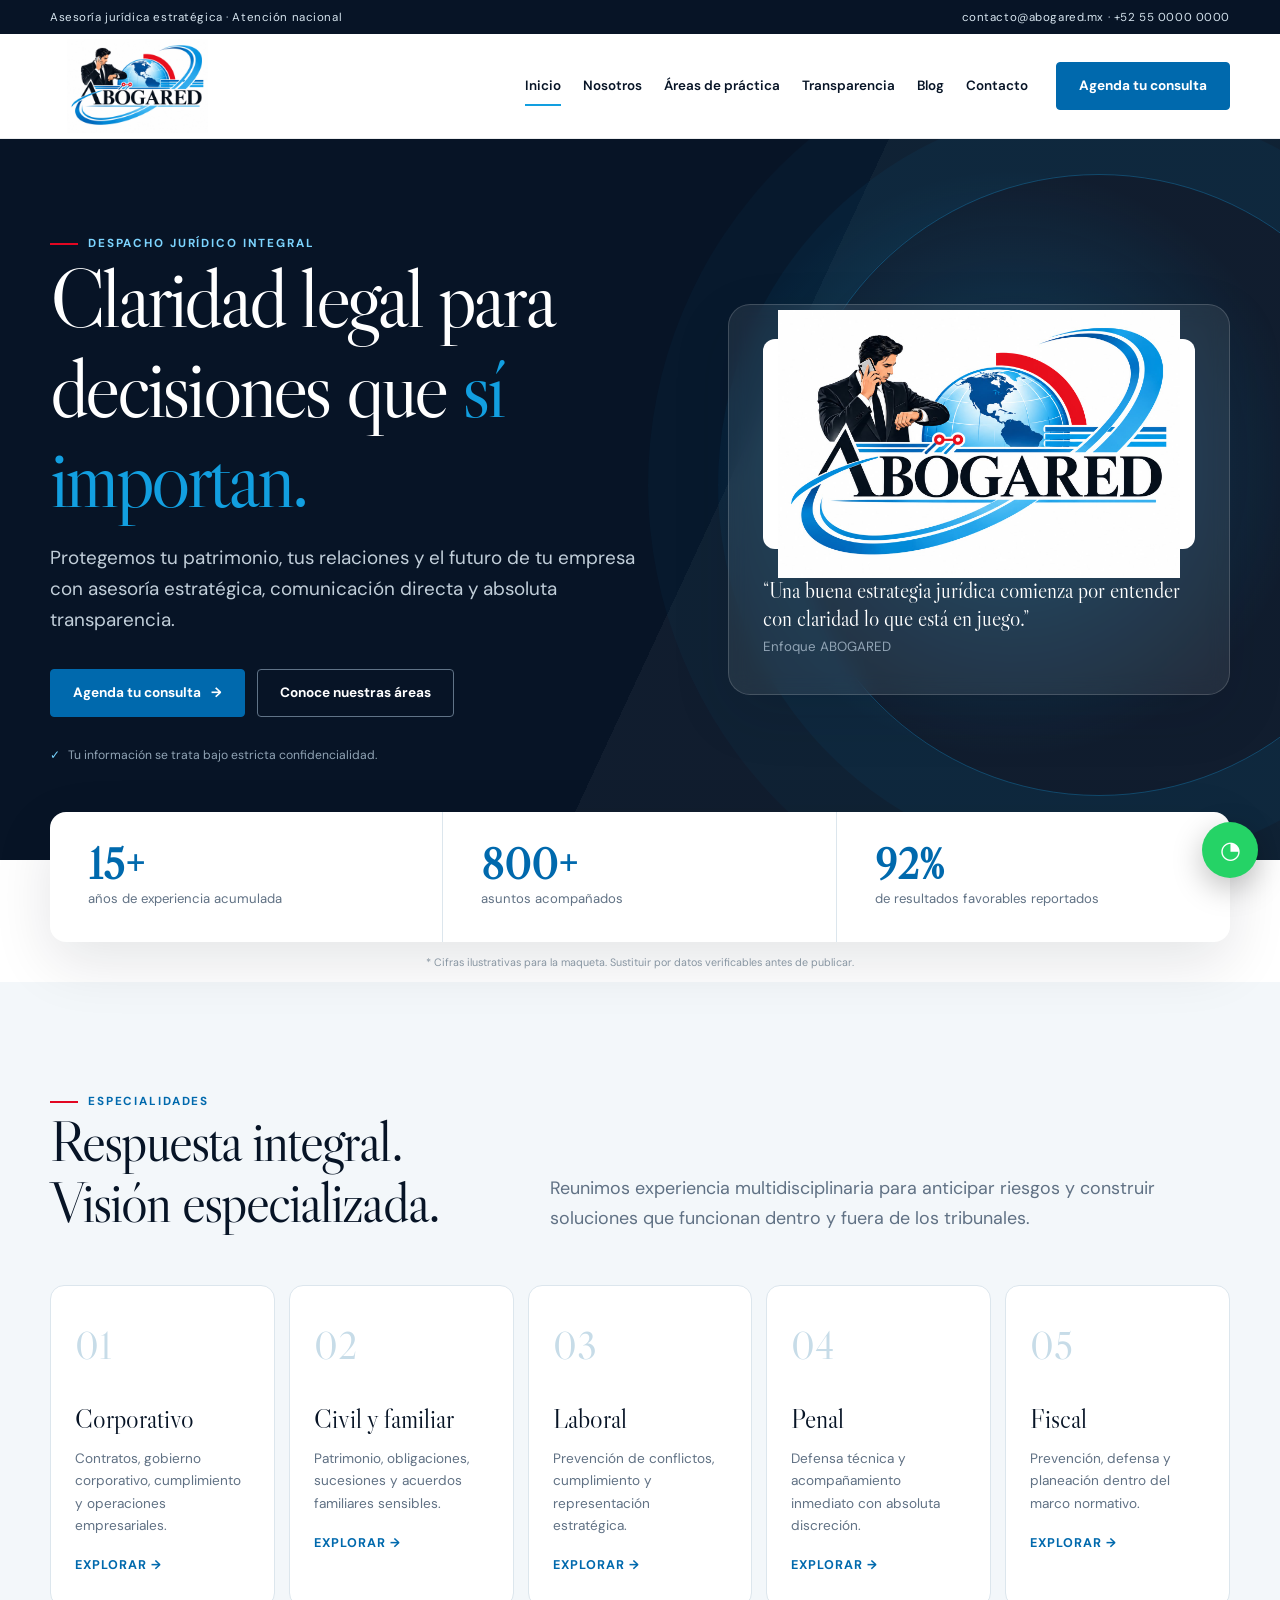
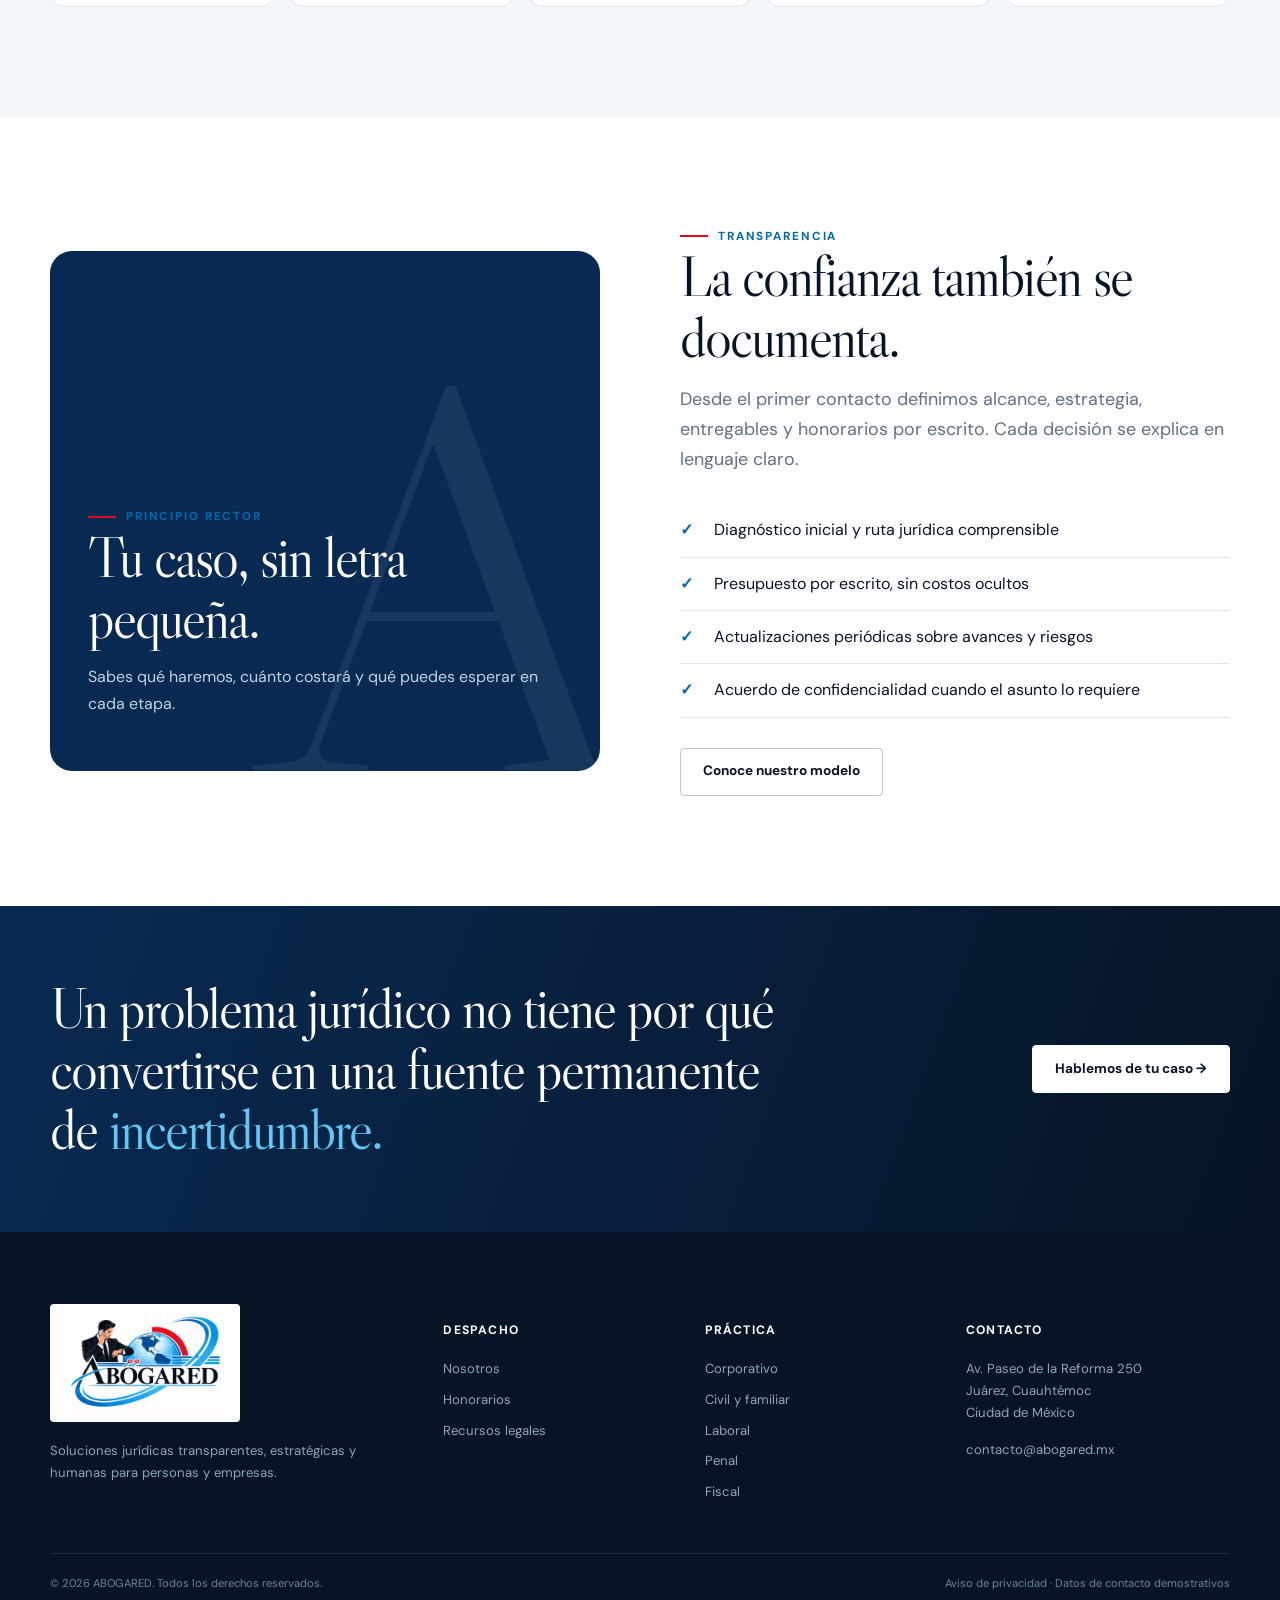
<file: index.html>
<!doctype html><html lang="es"><head><meta charset="UTF-8"><meta name="viewport" content="width=device-width,initial-scale=1"><meta name="description" content="ABOGARED: asesoría jurídica estratégica, transparente y cercana para personas y empresas en México."><title>ABOGARED | Soluciones jurídicas con claridad</title><link rel="stylesheet" href="styles.css"></head><body><div data-header></div>
<main><section class="hero"><div class="container hero-grid"><div><div class="eyebrow">Despacho jurídico integral</div><h1>Claridad legal para decisiones que <em>sí importan.</em></h1><p class="lead">Protegemos tu patrimonio, tus relaciones y el futuro de tu empresa con asesoría estratégica, comunicación directa y absoluta transparencia.</p><div class="hero-actions"><a class="btn" href="contacto.html#consulta">Agenda tu consulta <span>→</span></a><a class="btn ghost" style="color:#fff;border-color:#607387" href="areas.html">Conoce nuestras áreas</a></div><div class="hero-note">Tu información se trata bajo estricta confidencialidad.</div></div><div class="hero-card"><div class="logo-panel"><img src="assets/abogared-logo.jpeg" alt="Logotipo ABOGARED"></div><blockquote>“Una buena estrategia jurídica comienza por entender con claridad lo que está en juego.”</blockquote><small>Enfoque ABOGARED</small></div></div></section>
<section class="metrics"><div class="container"><div class="metric-grid"><div class="metric"><strong>15+</strong><span>años de experiencia acumulada</span></div><div class="metric"><strong>800+</strong><span>asuntos acompañados</span></div><div class="metric"><strong>92%</strong><span>de resultados favorables reportados</span></div></div><p class="metric-note">* Cifras ilustrativas para la maqueta. Sustituir por datos verificables antes de publicar.</p></div></section>
<section class="section surface"><div class="container"><div class="section-head reveal"><div><div class="eyebrow">Especialidades</div><h2>Respuesta integral.<br>Visión especializada.</h2></div><p class="lead">Reunimos experiencia multidisciplinaria para anticipar riesgos y construir soluciones que funcionan dentro y fuera de los tribunales.</p></div><div class="practice-grid reveal"><a class="practice-card" href="areas.html#corporativo"><div class="practice-index">01</div><h3>Corporativo</h3><p>Contratos, gobierno corporativo, cumplimiento y operaciones empresariales.</p><span class="arrow-link">Explorar →</span></a><a class="practice-card" href="areas.html#civil"><div class="practice-index">02</div><h3>Civil y familiar</h3><p>Patrimonio, obligaciones, sucesiones y acuerdos familiares sensibles.</p><span class="arrow-link">Explorar →</span></a><a class="practice-card" href="areas.html#laboral"><div class="practice-index">03</div><h3>Laboral</h3><p>Prevención de conflictos, cumplimiento y representación estratégica.</p><span class="arrow-link">Explorar →</span></a><a class="practice-card" href="areas.html#penal"><div class="practice-index">04</div><h3>Penal</h3><p>Defensa técnica y acompañamiento inmediato con absoluta discreción.</p><span class="arrow-link">Explorar →</span></a><a class="practice-card" href="areas.html#fiscal"><div class="practice-index">05</div><h3>Fiscal</h3><p>Prevención, defensa y planeación dentro del marco normativo.</p><span class="arrow-link">Explorar →</span></a></div></div></section>
<section class="section"><div class="container split"><div class="visual-panel reveal"><div class="visual-copy"><div class="eyebrow">Principio rector</div><h2>Tu caso, sin letra pequeña.</h2><p>Sabes qué haremos, cuánto costará y qué puedes esperar en cada etapa.</p></div></div><div class="reveal"><div class="eyebrow">Transparencia</div><h2>La confianza también se documenta.</h2><p class="lead">Desde el primer contacto definimos alcance, estrategia, entregables y honorarios por escrito. Cada decisión se explica en lenguaje claro.</p><ul class="check-list"><li>Diagnóstico inicial y ruta jurídica comprensible</li><li>Presupuesto por escrito, sin costos ocultos</li><li>Actualizaciones periódicas sobre avances y riesgos</li><li>Acuerdo de confidencialidad cuando el asunto lo requiere</li></ul><a class="btn ghost" href="transparencia.html">Conoce nuestro modelo</a></div></div></section>
<section class="section-sm quote-band"><div class="container"><h2>Un problema jurídico no tiene por qué convertirse en una fuente permanente de <em>incertidumbre.</em></h2><a class="btn light" href="contacto.html">Hablemos de tu caso →</a></div></section></main><div data-footer></div><script src="components.js"></script></body></html>
</file>
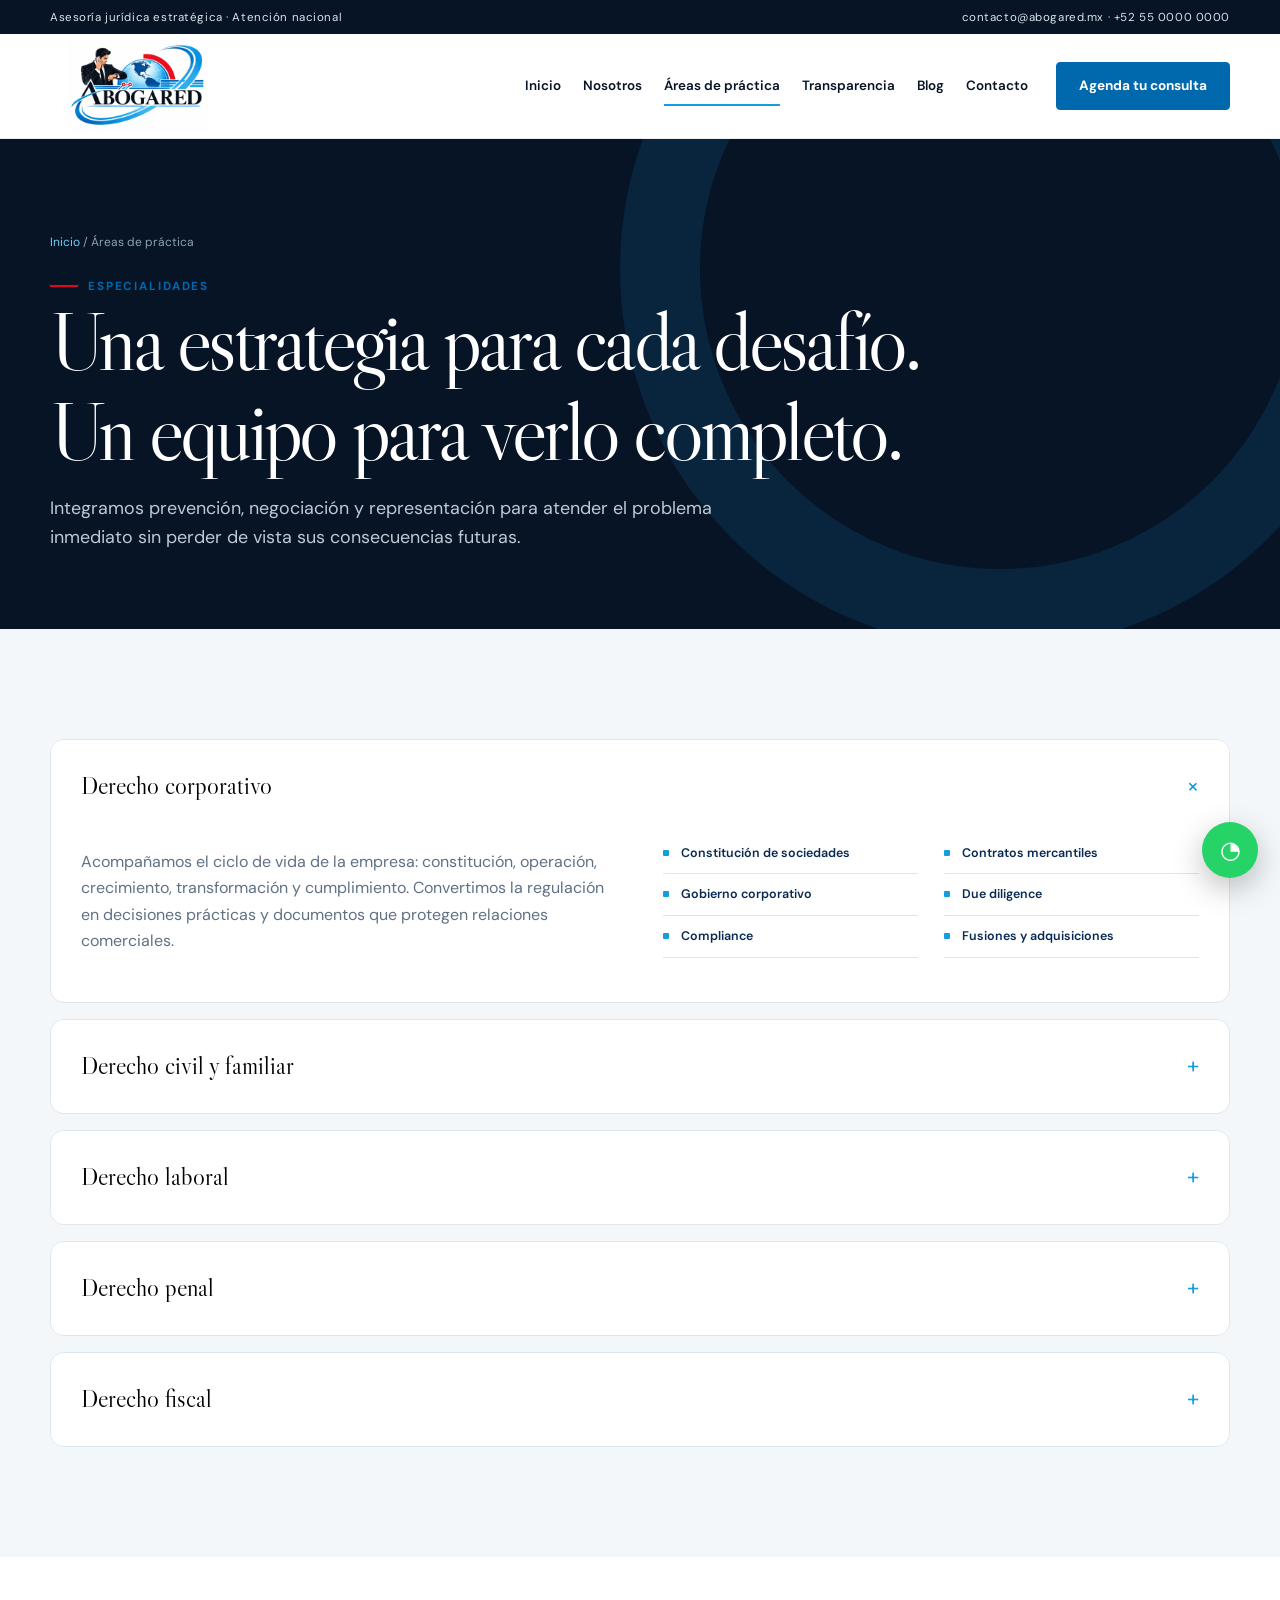
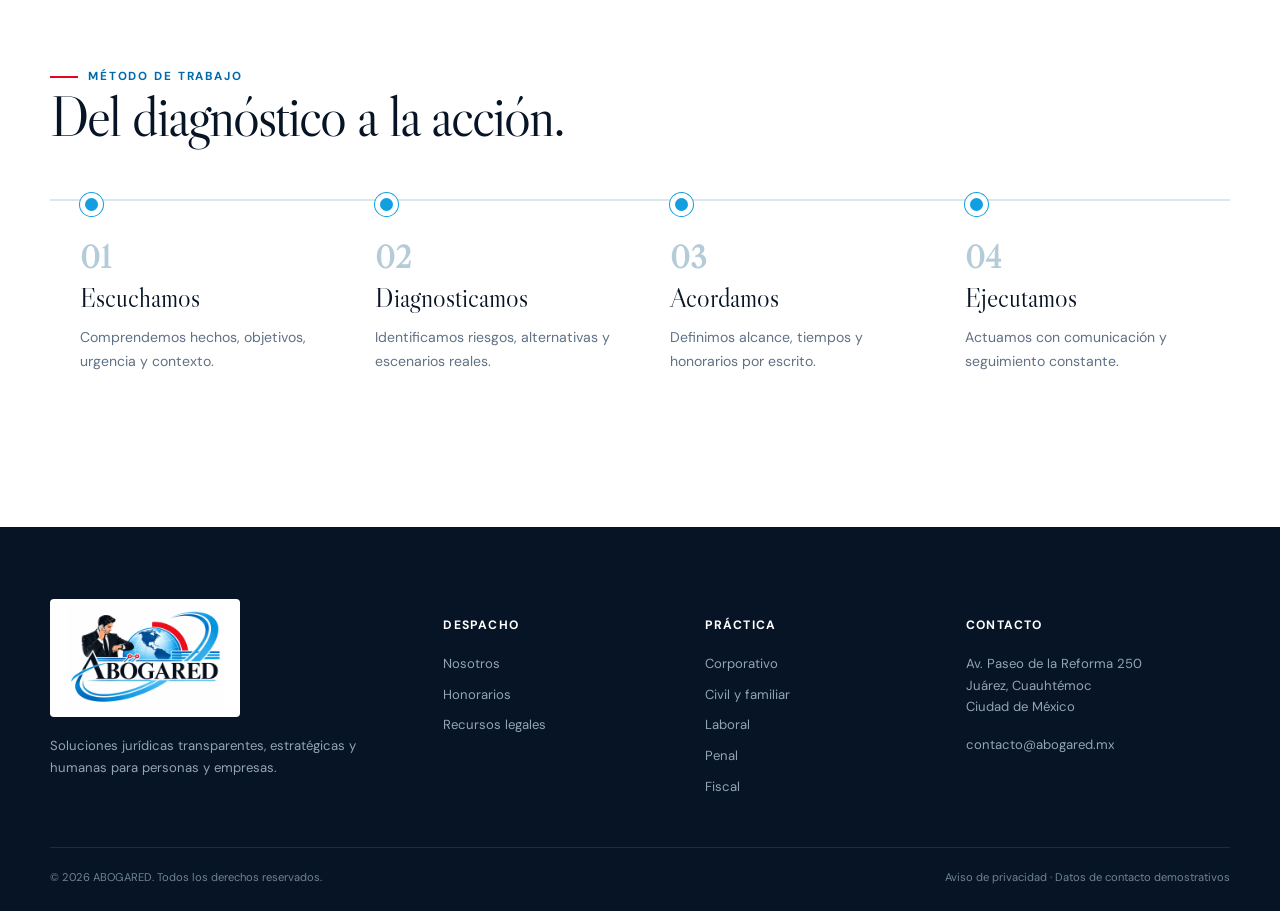
<file: areas.html>
<!doctype html><html lang="es"><head><meta charset="UTF-8"><meta name="viewport" content="width=device-width,initial-scale=1"><meta name="description" content="Áreas de práctica de ABOGARED: corporativo, civil y familiar, laboral, penal y fiscal."><title>Áreas de práctica | ABOGARED</title><link rel="stylesheet" href="styles.css"></head><body><div data-header></div><main><section class="page-hero"><div class="container"><div class="breadcrumbs"><a href="index.html">Inicio</a> / Áreas de práctica</div><div class="eyebrow">Especialidades</div><h1>Una estrategia para cada desafío. Un equipo para verlo completo.</h1><p class="lead">Integramos prevención, negociación y representación para atender el problema inmediato sin perder de vista sus consecuencias futuras.</p></div></section><section class="section surface"><div class="container"><div class="area-list reveal">
<article class="accordion open" id="corporativo"><button aria-expanded="true"><span>Derecho corporativo</span><i>+</i></button><div class="content"><div class="content-inner"><p>Acompañamos el ciclo de vida de la empresa: constitución, operación, crecimiento, transformación y cumplimiento. Convertimos la regulación en decisiones prácticas y documentos que protegen relaciones comerciales.</p><div class="chips"><span class="chip">Constitución de sociedades</span><span class="chip">Contratos mercantiles</span><span class="chip">Gobierno corporativo</span><span class="chip">Due diligence</span><span class="chip">Compliance</span><span class="chip">Fusiones y adquisiciones</span></div></div></div></article>
<article class="accordion" id="civil"><button aria-expanded="false"><span>Derecho civil y familiar</span><i>+</i></button><div class="content"><div class="content-inner"><p>Protegemos patrimonio y relaciones personales mediante acuerdos claros, negociación responsable y representación sensible en momentos de alta complejidad emocional.</p><div class="chips"><span class="chip">Contratos y obligaciones</span><span class="chip">Sucesiones</span><span class="chip">Arrendamiento</span><span class="chip">Divorcio</span><span class="chip">Custodia y alimentos</span><span class="chip">Daño civil</span></div></div></div></article>
<article class="accordion" id="laboral"><button aria-expanded="false"><span>Derecho laboral</span><i>+</i></button><div class="content"><div class="content-inner"><p>Asesoramos a empresas y personas trabajadoras para prevenir controversias, documentar adecuadamente las relaciones y alcanzar soluciones sostenibles.</p><div class="chips"><span class="chip">Contratos laborales</span><span class="chip">Terminaciones</span><span class="chip">Auditoría preventiva</span><span class="chip">Negociación</span><span class="chip">Litigio laboral</span></div></div></div></article>
<article class="accordion" id="penal"><button aria-expanded="false"><span>Derecho penal</span><i>+</i></button><div class="content"><div class="content-inner"><p>Ofrecemos reacción inmediata, defensa técnica y acompañamiento discreto para personas y organizaciones, con una estrategia basada en evidencia y respeto al debido proceso.</p><div class="chips"><span class="chip">Defensa penal</span><span class="chip">Asesoría a víctimas</span><span class="chip">Delitos patrimoniales</span><span class="chip">Responsabilidad empresarial</span><span class="chip">Investigación interna</span></div></div></div></article>
<article class="accordion" id="fiscal"><button aria-expanded="false"><span>Derecho fiscal</span><i>+</i></button><div class="content"><div class="content-inner"><p>Ayudamos a personas y empresas a cumplir, prevenir contingencias y defender sus derechos frente a actos de autoridad, siempre dentro del marco legal.</p><div class="chips"><span class="chip">Consultoría preventiva</span><span class="chip">Créditos fiscales</span><span class="chip">Auditorías</span><span class="chip">Recursos administrativos</span><span class="chip">Juicio contencioso</span></div></div></div></article>
</div></div></section><section class="section"><div class="container"><div class="section-head"><div><div class="eyebrow">Método de trabajo</div><h2>Del diagnóstico a la acción.</h2></div></div><div class="process"><div class="step"><b>01</b><h3>Escuchamos</h3><p>Comprendemos hechos, objetivos, urgencia y contexto.</p></div><div class="step"><b>02</b><h3>Diagnosticamos</h3><p>Identificamos riesgos, alternativas y escenarios reales.</p></div><div class="step"><b>03</b><h3>Acordamos</h3><p>Definimos alcance, tiempos y honorarios por escrito.</p></div><div class="step"><b>04</b><h3>Ejecutamos</h3><p>Actuamos con comunicación y seguimiento constante.</p></div></div></div></section></main><div data-footer></div><script src="components.js"></script></body></html>
</file>
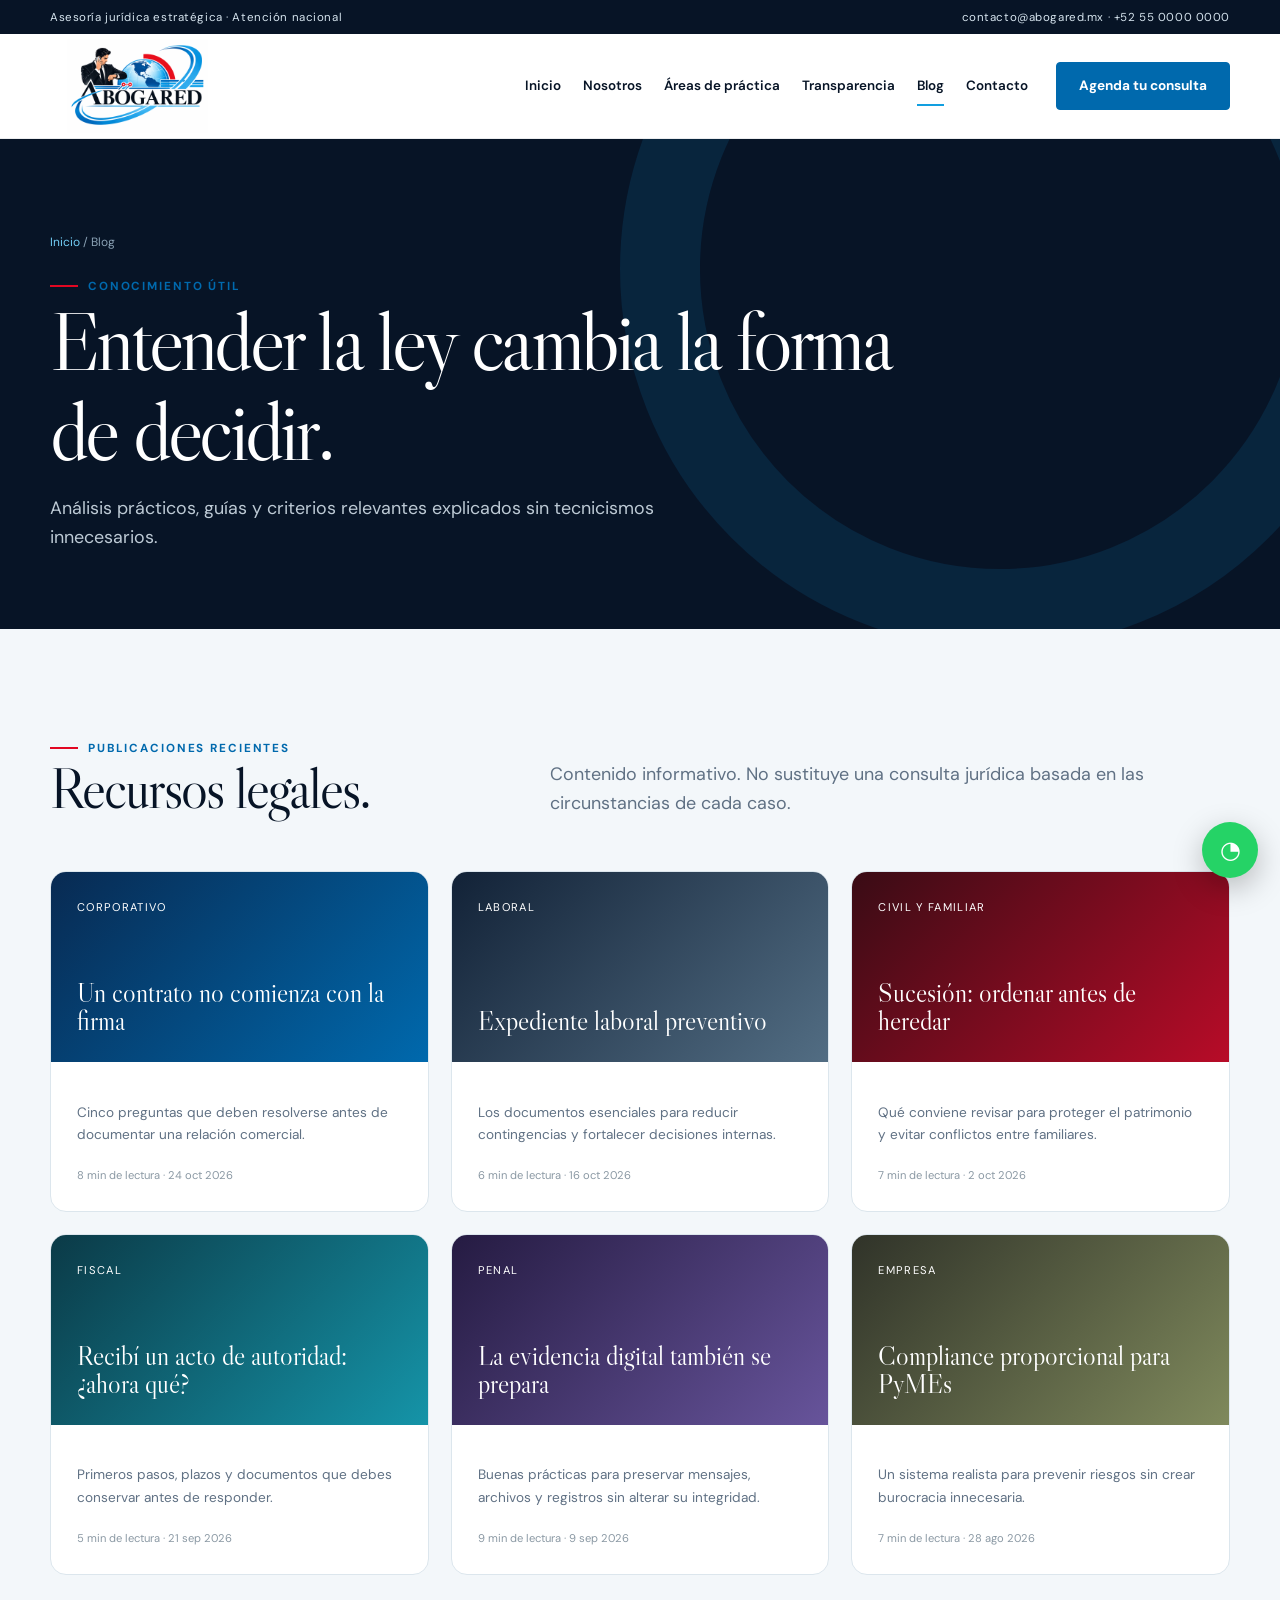
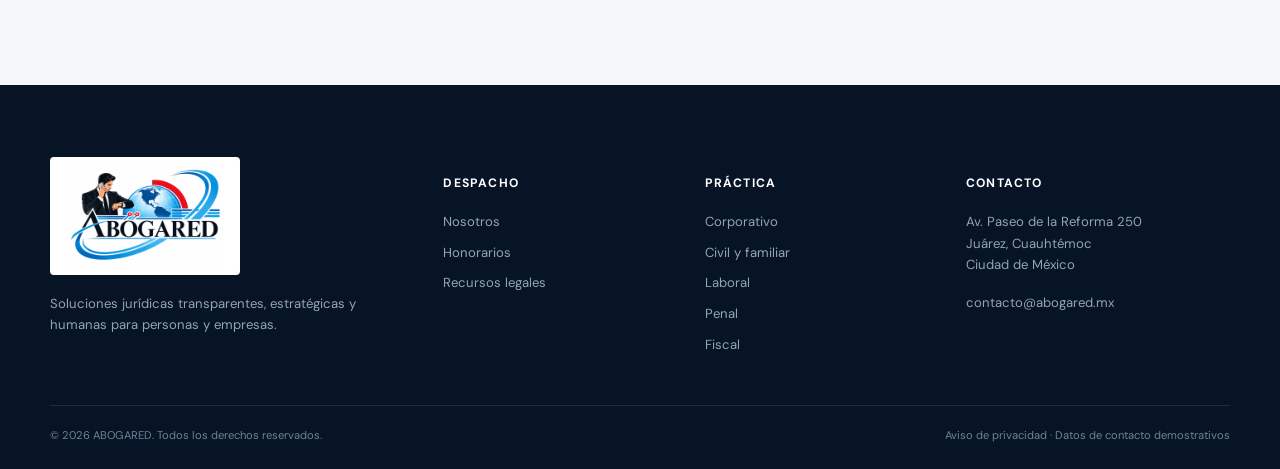
<file: blog.html>
<!doctype html><html lang="es"><head><meta charset="UTF-8"><meta name="viewport" content="width=device-width,initial-scale=1"><meta name="description" content="Recursos legales de ABOGARED: información clara para personas y empresas."><title>Blog y recursos legales | ABOGARED</title><link rel="stylesheet" href="styles.css"></head><body><div data-header></div><main><section class="page-hero"><div class="container"><div class="breadcrumbs"><a href="index.html">Inicio</a> / Blog</div><div class="eyebrow">Conocimiento útil</div><h1>Entender la ley cambia la forma de decidir.</h1><p class="lead">Análisis prácticos, guías y criterios relevantes explicados sin tecnicismos innecesarios.</p></div></section><section class="section surface"><div class="container"><div class="section-head"><div><div class="eyebrow">Publicaciones recientes</div><h2>Recursos legales.</h2></div><p class="lead">Contenido informativo. No sustituye una consulta jurídica basada en las circunstancias de cada caso.</p></div><div class="article-grid reveal">
<article class="article"><div class="article-cover"><span>Corporativo</span><h3>Un contrato no comienza con la firma</h3></div><div class="article-body"><p>Cinco preguntas que deben resolverse antes de documentar una relación comercial.</p><div class="article-meta">8 min de lectura · 24 oct 2026</div></div></article><article class="article"><div class="article-cover"><span>Laboral</span><h3>Expediente laboral preventivo</h3></div><div class="article-body"><p>Los documentos esenciales para reducir contingencias y fortalecer decisiones internas.</p><div class="article-meta">6 min de lectura · 16 oct 2026</div></div></article><article class="article"><div class="article-cover"><span>Civil y familiar</span><h3>Sucesión: ordenar antes de heredar</h3></div><div class="article-body"><p>Qué conviene revisar para proteger el patrimonio y evitar conflictos entre familiares.</p><div class="article-meta">7 min de lectura · 2 oct 2026</div></div></article><article class="article"><div class="article-cover"><span>Fiscal</span><h3>Recibí un acto de autoridad: ¿ahora qué?</h3></div><div class="article-body"><p>Primeros pasos, plazos y documentos que debes conservar antes de responder.</p><div class="article-meta">5 min de lectura · 21 sep 2026</div></div></article><article class="article"><div class="article-cover"><span>Penal</span><h3>La evidencia digital también se prepara</h3></div><div class="article-body"><p>Buenas prácticas para preservar mensajes, archivos y registros sin alterar su integridad.</p><div class="article-meta">9 min de lectura · 9 sep 2026</div></div></article><article class="article"><div class="article-cover"><span>Empresa</span><h3>Compliance proporcional para PyMEs</h3></div><div class="article-body"><p>Un sistema realista para prevenir riesgos sin crear burocracia innecesaria.</p><div class="article-meta">7 min de lectura · 28 ago 2026</div></div></article>
</div></div></section></main><div data-footer></div><script src="components.js"></script></body></html>
</file>
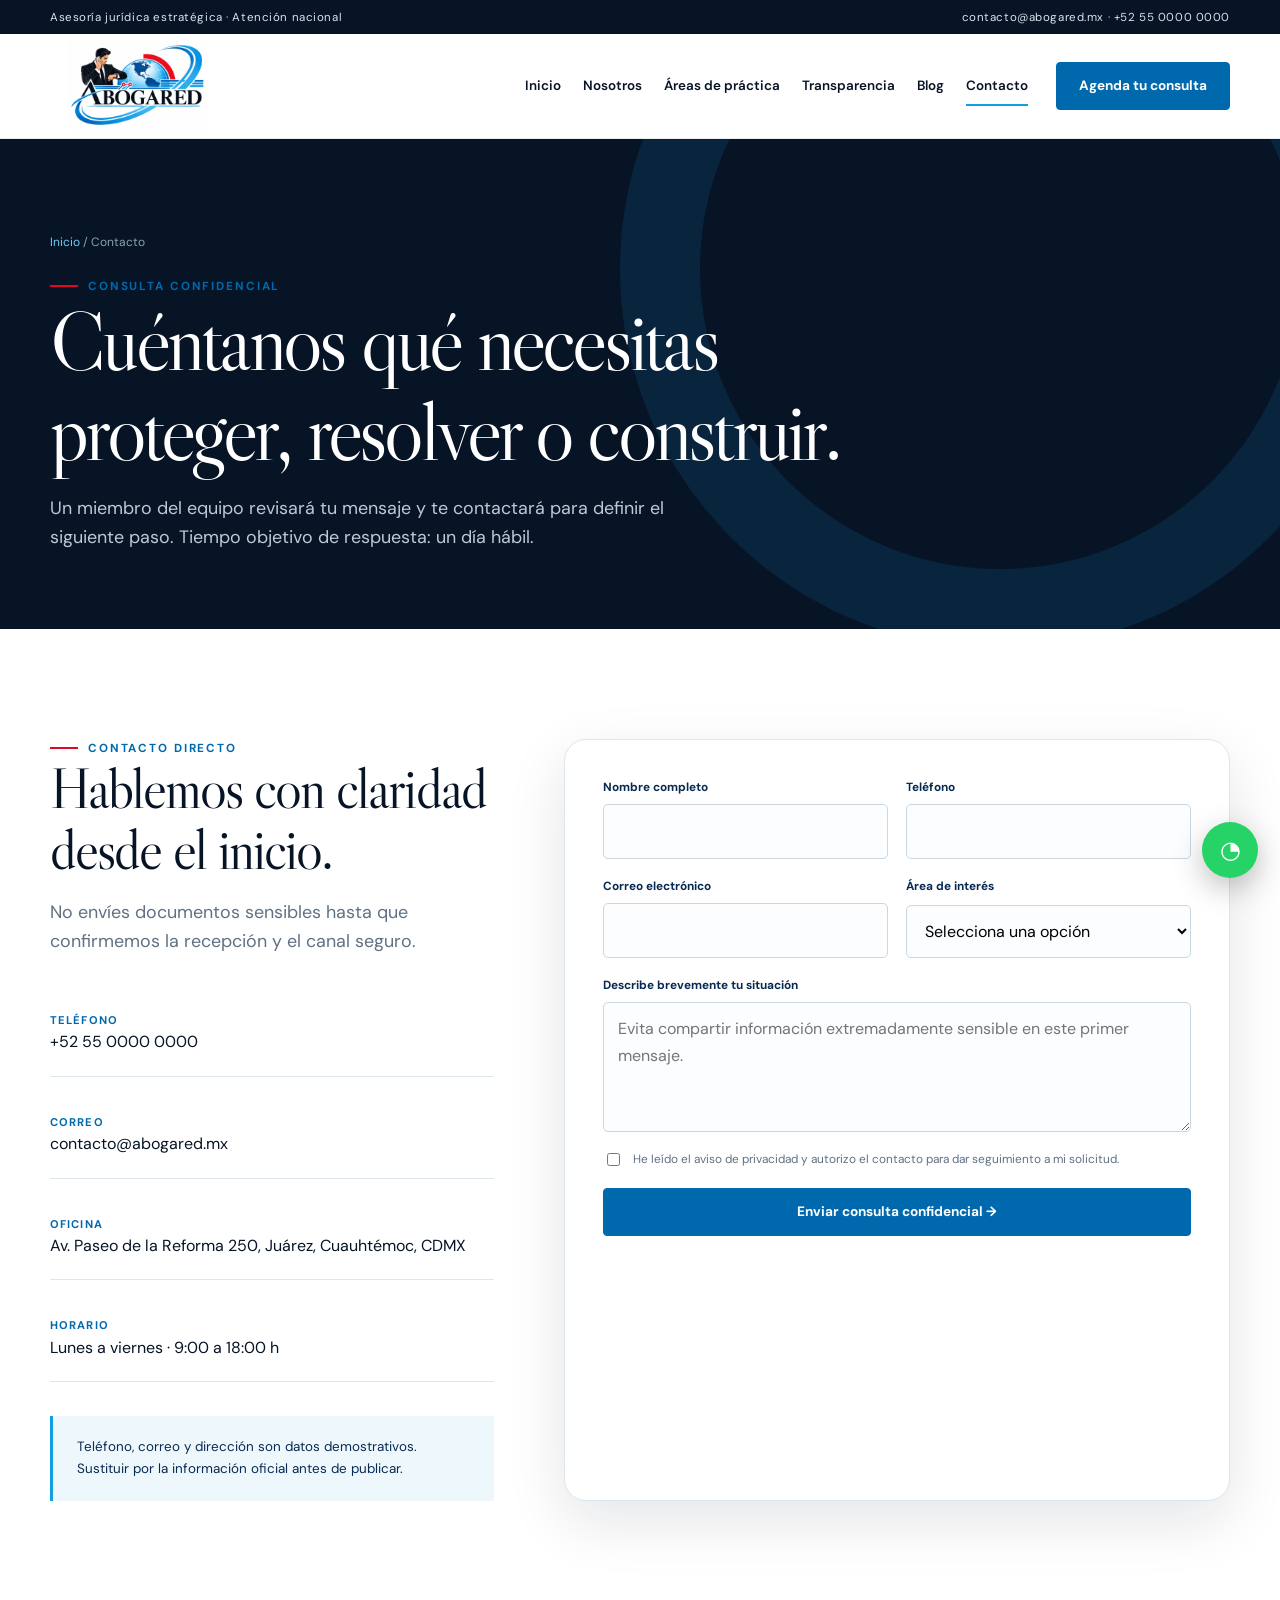
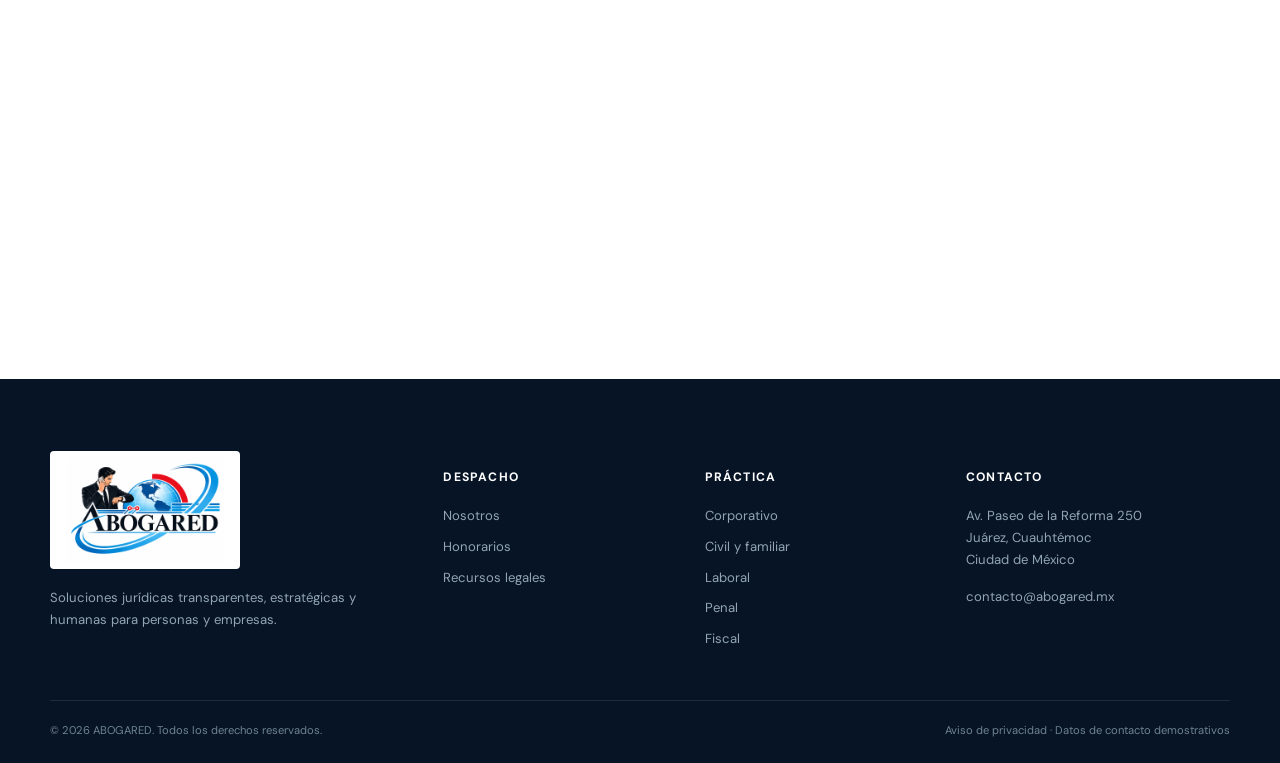
<file: contacto.html>
<!doctype html><html lang="es"><head><meta charset="UTF-8"><meta name="viewport" content="width=device-width,initial-scale=1"><meta name="description" content="Agenda una consulta confidencial con ABOGARED."><title>Contacto | ABOGARED</title><link rel="stylesheet" href="styles.css"></head><body><div data-header></div><main><section class="page-hero"><div class="container"><div class="breadcrumbs"><a href="index.html">Inicio</a> / Contacto</div><div class="eyebrow">Consulta confidencial</div><h1>Cuéntanos qué necesitas proteger, resolver o construir.</h1><p class="lead">Un miembro del equipo revisará tu mensaje y te contactará para definir el siguiente paso. Tiempo objetivo de respuesta: un día hábil.</p></div></section><section class="section" id="consulta"><div class="container contact-grid"><div><div class="eyebrow">Contacto directo</div><h2>Hablemos con claridad desde el inicio.</h2><p class="lead">No envíes documentos sensibles hasta que confirmemos la recepción y el canal seguro.</p><div class="contact-list"><div class="contact-item"><small>Teléfono</small><a href="tel:+525500000000">+52 55 0000 0000</a></div><div class="contact-item"><small>Correo</small><a href="mailto:contacto@abogared.mx">contacto@abogared.mx</a></div><div class="contact-item"><small>Oficina</small><span>Av. Paseo de la Reforma 250, Juárez, Cuauhtémoc, CDMX</span></div><div class="contact-item"><small>Horario</small><span>Lunes a viernes · 9:00 a 18:00 h</span></div></div><div class="notice">Teléfono, correo y dirección son datos demostrativos. Sustituir por la información oficial antes de publicar.</div></div>
<form class="contact-form" id="contactForm"><div class="form-success" role="status">Gracias. Recibimos tu solicitud de demostración; en producción deberá conectarse a un servicio seguro de formularios.</div><div class="form-grid"><div class="field"><label for="nombre">Nombre completo</label><input id="nombre" name="nombre" required autocomplete="name"></div><div class="field"><label for="telefono">Teléfono</label><input id="telefono" name="telefono" required autocomplete="tel"></div><div class="field"><label for="email">Correo electrónico</label><input id="email" name="email" type="email" required autocomplete="email"></div><div class="field"><label for="area">Área de interés</label><select id="area" name="area" required><option value="">Selecciona una opción</option><option>Corporativo</option><option>Civil y familiar</option><option>Laboral</option><option>Penal</option><option>Fiscal</option><option>No estoy seguro</option></select></div><div class="field full"><label for="mensaje">Describe brevemente tu situación</label><textarea id="mensaje" name="mensaje" required placeholder="Evita compartir información extremadamente sensible en este primer mensaje."></textarea></div><label class="checkbox field full"><input type="checkbox" required><span>He leído el aviso de privacidad y autorizo el contacto para dar seguimiento a mi solicitud.</span></label><div class="field full"><button class="btn" type="submit">Enviar consulta confidencial →</button></div></div></form></div></section><iframe class="map" title="Ubicación de oficina demostrativa en Paseo de la Reforma" loading="lazy" src="https://www.openstreetmap.org/export/embed.html?bbox=-99.169%2C19.422%2C-99.154%2C19.435&layer=mapnik"></iframe></main><div data-footer></div><script src="components.js"></script></body></html>
</file>
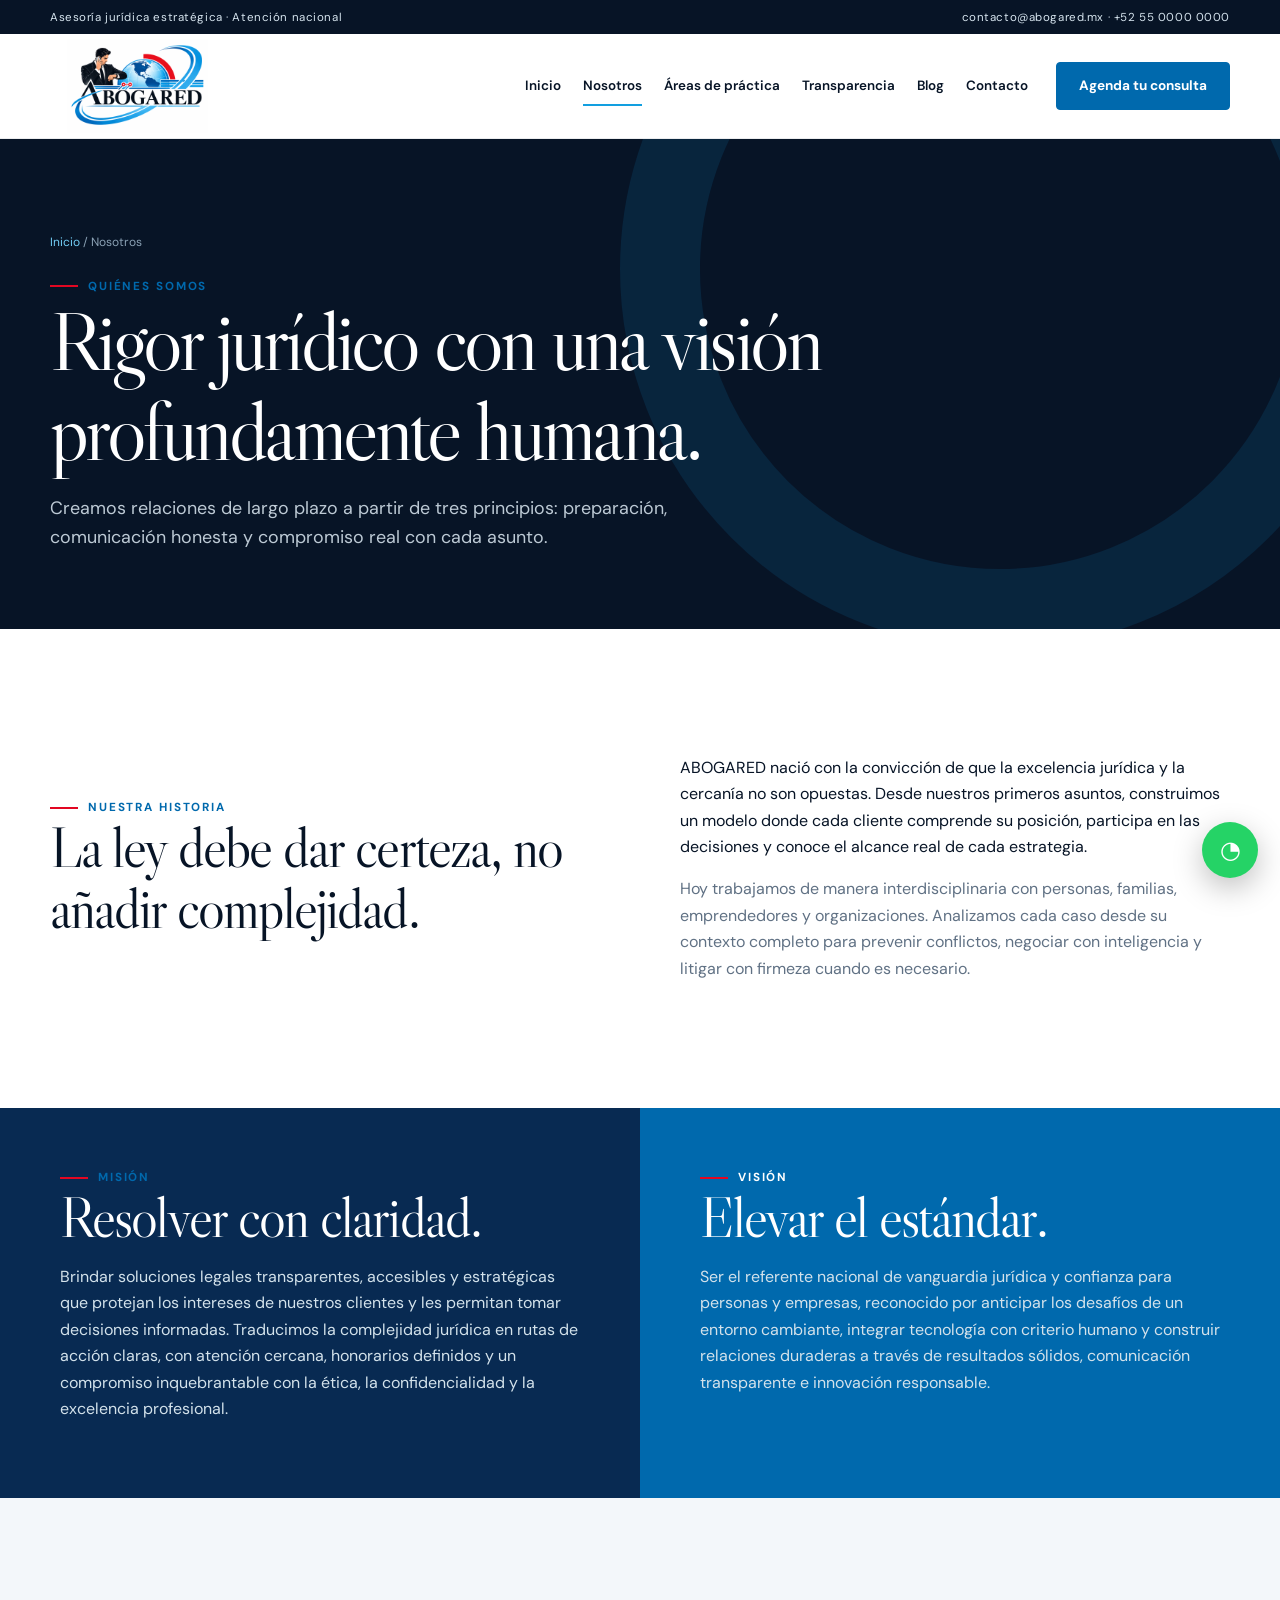
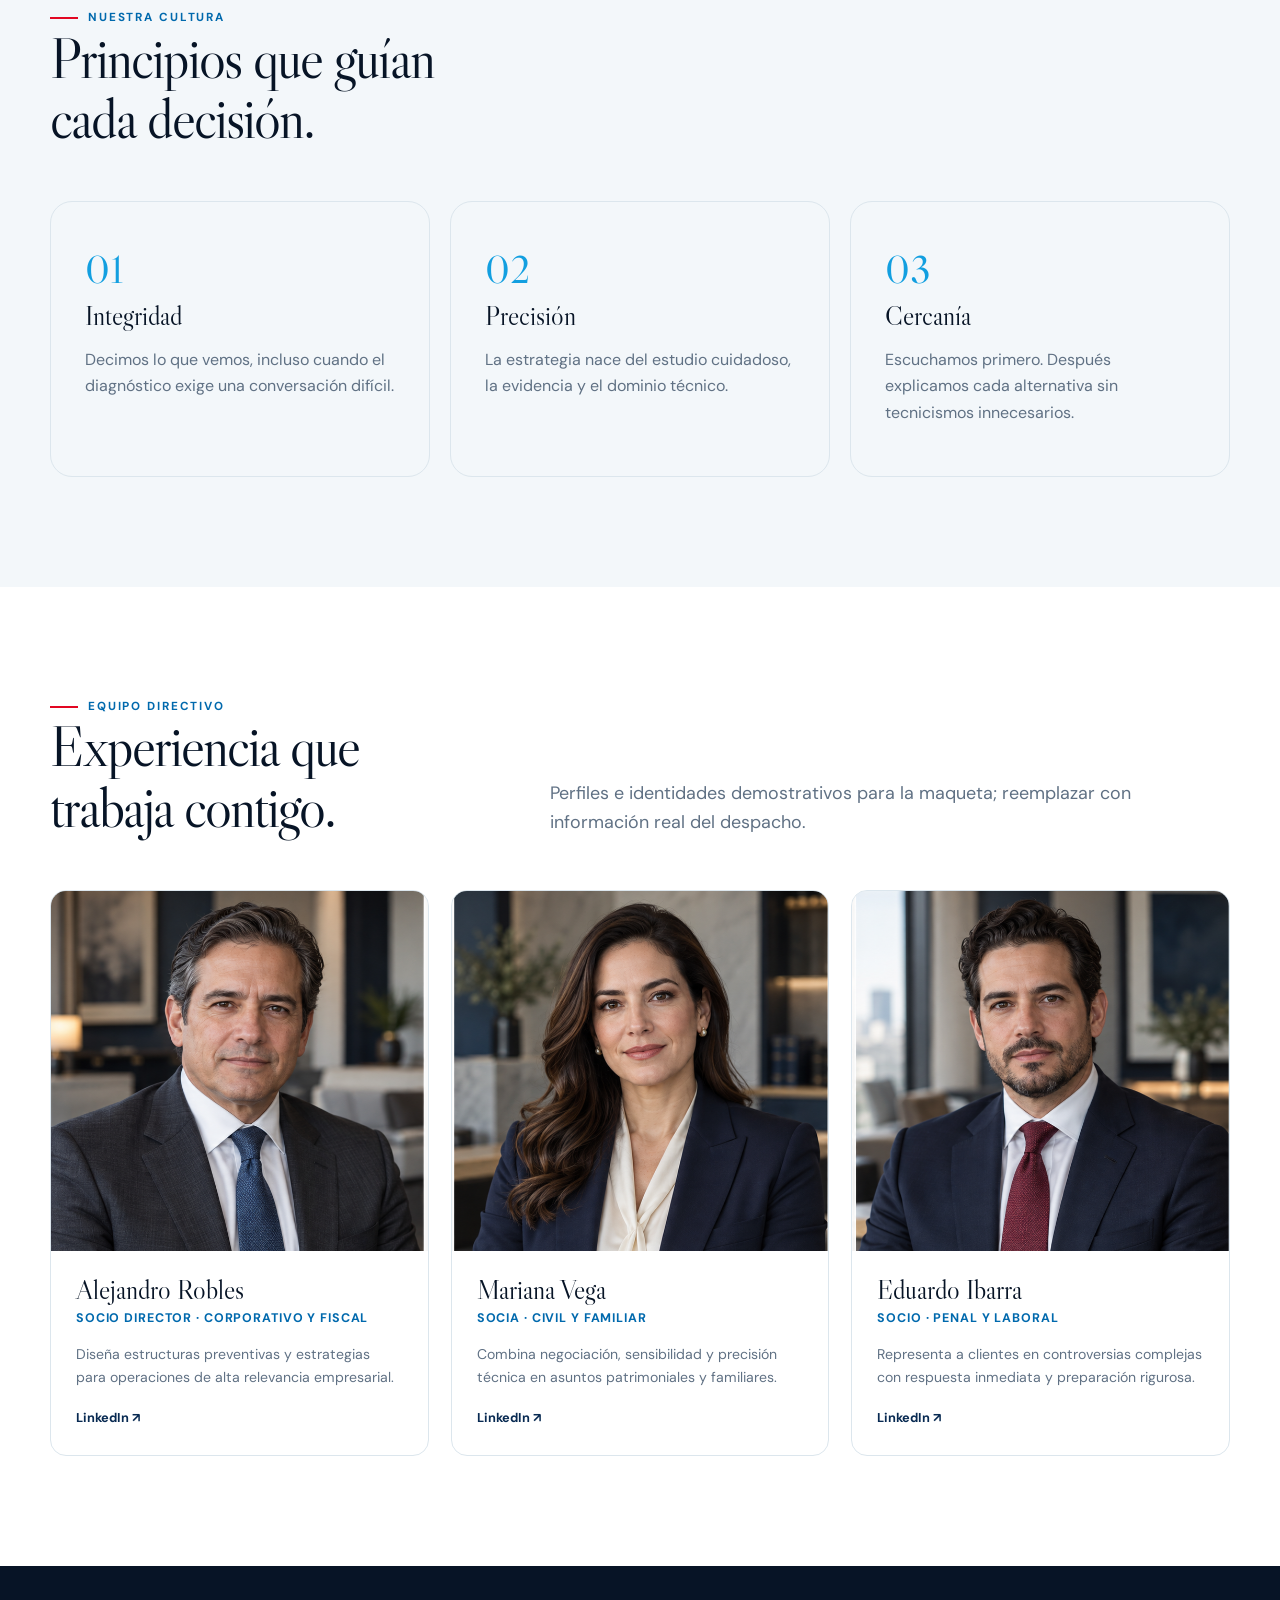
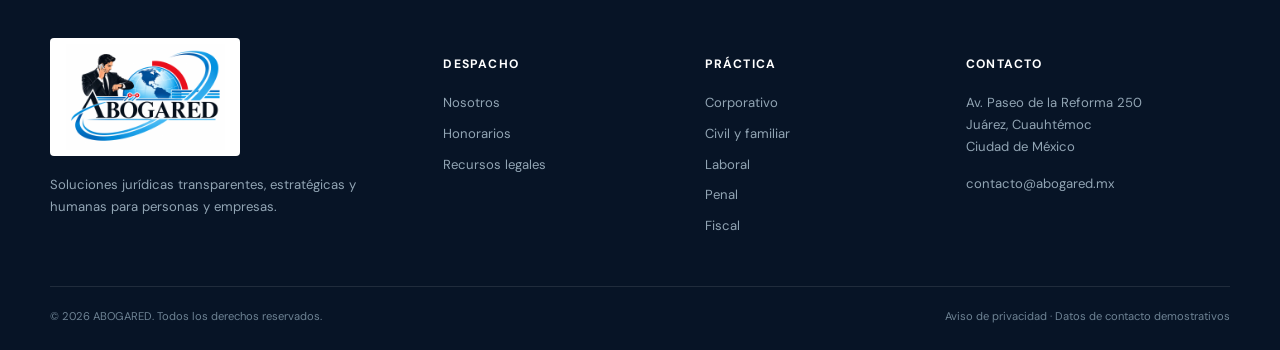
<file: nosotros.html>
<!doctype html><html lang="es"><head><meta charset="UTF-8"><meta name="viewport" content="width=device-width,initial-scale=1"><meta name="description" content="Conoce el enfoque ético, misión, visión y equipo directivo de ABOGARED."><title>Nosotros | ABOGARED</title><link rel="stylesheet" href="styles.css"></head><body><div data-header></div><main><section class="page-hero"><div class="container"><div class="breadcrumbs"><a href="index.html">Inicio</a> / Nosotros</div><div class="eyebrow">Quiénes somos</div><h1>Rigor jurídico con una visión profundamente humana.</h1><p class="lead">Creamos relaciones de largo plazo a partir de tres principios: preparación, comunicación honesta y compromiso real con cada asunto.</p></div></section>
<section class="section"><div class="container split"><div class="reveal"><div class="eyebrow">Nuestra historia</div><h2>La ley debe dar certeza, no añadir complejidad.</h2></div><div class="reveal"><p>ABOGARED nació con la convicción de que la excelencia jurídica y la cercanía no son opuestas. Desde nuestros primeros asuntos, construimos un modelo donde cada cliente comprende su posición, participa en las decisiones y conoce el alcance real de cada estrategia.</p><p class="muted">Hoy trabajamos de manera interdisciplinaria con personas, familias, emprendedores y organizaciones. Analizamos cada caso desde su contexto completo para prevenir conflictos, negociar con inteligencia y litigar con firmeza cuando es necesario.</p></div></div></section>
<section class="mission-grid"><article class="mission-card"><div class="eyebrow">Misión</div><h2>Resolver con claridad.</h2><p>Brindar soluciones legales transparentes, accesibles y estratégicas que protejan los intereses de nuestros clientes y les permitan tomar decisiones informadas. Traducimos la complejidad jurídica en rutas de acción claras, con atención cercana, honorarios definidos y un compromiso inquebrantable con la ética, la confidencialidad y la excelencia profesional.</p></article><article class="mission-card"><div class="eyebrow" style="color:#fff">Visión</div><h2>Elevar el estándar.</h2><p>Ser el referente nacional de vanguardia jurídica y confianza para personas y empresas, reconocido por anticipar los desafíos de un entorno cambiante, integrar tecnología con criterio humano y construir relaciones duraderas a través de resultados sólidos, comunicación transparente e innovación responsable.</p></article></section>
<section class="section surface"><div class="container"><div class="section-head"><div><div class="eyebrow">Nuestra cultura</div><h2>Principios que guían<br>cada decisión.</h2></div></div><div class="values-grid reveal"><article class="value-card"><div class="num">01</div><h3>Integridad</h3><p>Decimos lo que vemos, incluso cuando el diagnóstico exige una conversación difícil.</p></article><article class="value-card"><div class="num">02</div><h3>Precisión</h3><p>La estrategia nace del estudio cuidadoso, la evidencia y el dominio técnico.</p></article><article class="value-card"><div class="num">03</div><h3>Cercanía</h3><p>Escuchamos primero. Después explicamos cada alternativa sin tecnicismos innecesarios.</p></article></div></div></section>
<section class="section"><div class="container"><div class="section-head"><div><div class="eyebrow">Equipo directivo</div><h2>Experiencia que<br>trabaja contigo.</h2></div><p class="lead">Perfiles e identidades demostrativos para la maqueta; reemplazar con información real del despacho.</p></div><div class="team-grid reveal"><article class="team-card"><div class="portrait p1"><img src="assets/equipo-triptych.png" alt="Retrato editorial de Alejandro Robles"></div><div class="team-info"><h3>Alejandro Robles</h3><div class="team-role">Socio director · Corporativo y fiscal</div><p>Diseña estructuras preventivas y estrategias para operaciones de alta relevancia empresarial.</p><a class="linkedin" href="https://www.linkedin.com" target="_blank" rel="noopener">LinkedIn ↗</a></div></article><article class="team-card"><div class="portrait p2"><img src="assets/equipo-triptych.png" alt="Retrato editorial de Mariana Vega"></div><div class="team-info"><h3>Mariana Vega</h3><div class="team-role">Socia · Civil y familiar</div><p>Combina negociación, sensibilidad y precisión técnica en asuntos patrimoniales y familiares.</p><a class="linkedin" href="https://www.linkedin.com" target="_blank" rel="noopener">LinkedIn ↗</a></div></article><article class="team-card"><div class="portrait p3"><img src="assets/equipo-triptych.png" alt="Retrato editorial de Eduardo Ibarra"></div><div class="team-info"><h3>Eduardo Ibarra</h3><div class="team-role">Socio · Penal y laboral</div><p>Representa a clientes en controversias complejas con respuesta inmediata y preparación rigurosa.</p><a class="linkedin" href="https://www.linkedin.com" target="_blank" rel="noopener">LinkedIn ↗</a></div></article></div></div></section></main><div data-footer></div><script src="components.js"></script></body></html>
</file>
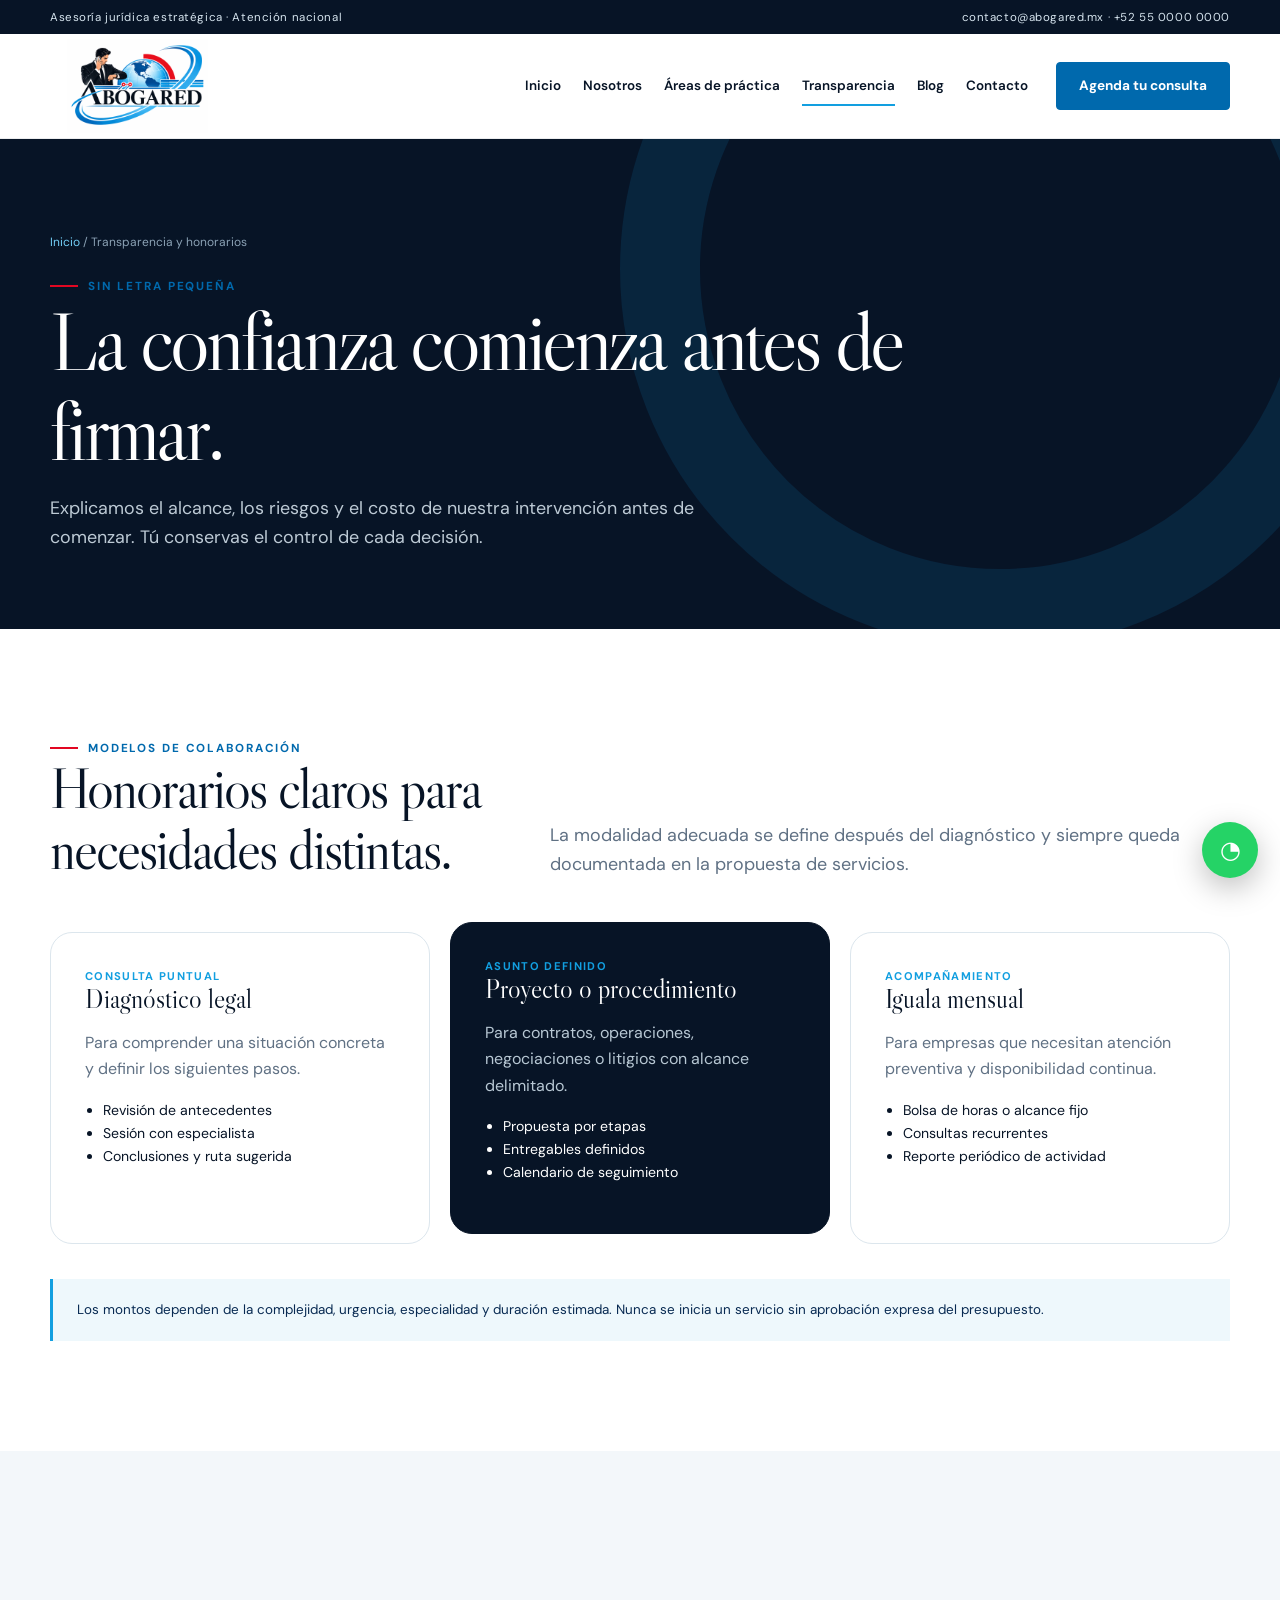
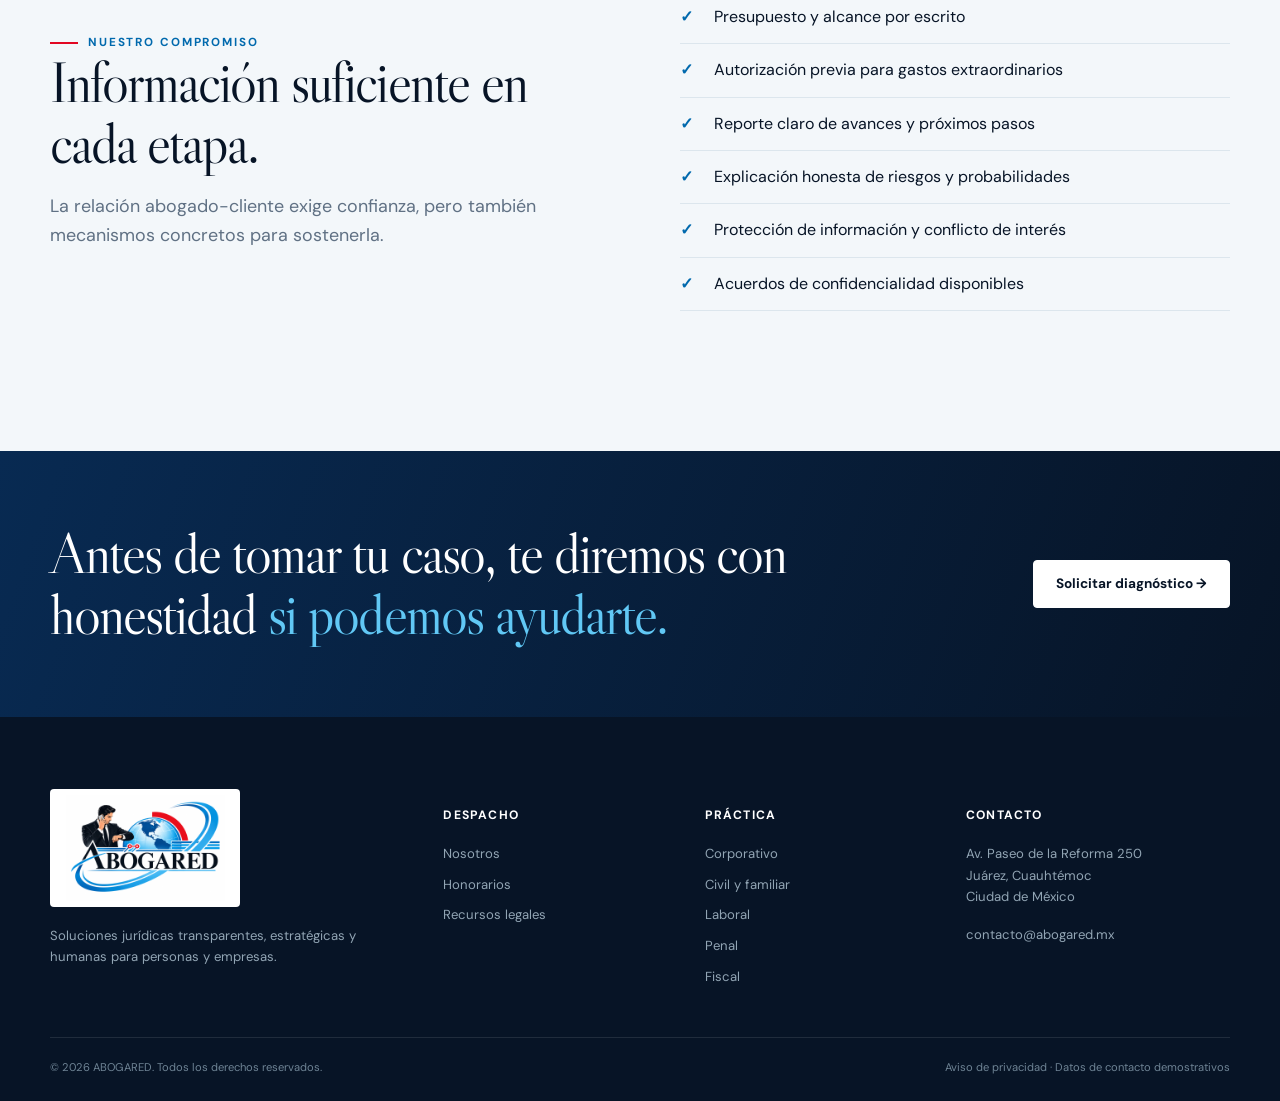
<file: transparencia.html>
<!doctype html><html lang="es"><head><meta charset="UTF-8"><meta name="viewport" content="width=device-width,initial-scale=1"><meta name="description" content="Conoce el modelo transparente de trabajo y honorarios de ABOGARED."><title>Transparencia y honorarios | ABOGARED</title><link rel="stylesheet" href="styles.css"></head><body><div data-header></div><main><section class="page-hero"><div class="container"><div class="breadcrumbs"><a href="index.html">Inicio</a> / Transparencia y honorarios</div><div class="eyebrow">Sin letra pequeña</div><h1>La confianza comienza antes de firmar.</h1><p class="lead">Explicamos el alcance, los riesgos y el costo de nuestra intervención antes de comenzar. Tú conservas el control de cada decisión.</p></div></section><section class="section"><div class="container"><div class="section-head"><div><div class="eyebrow">Modelos de colaboración</div><h2>Honorarios claros para<br>necesidades distintas.</h2></div><p class="lead">La modalidad adecuada se define después del diagnóstico y siempre queda documentada en la propuesta de servicios.</p></div><div class="pricing-grid reveal"><article class="pricing-card"><div class="tag">Consulta puntual</div><h3>Diagnóstico legal</h3><p>Para comprender una situación concreta y definir los siguientes pasos.</p><ul><li>Revisión de antecedentes</li><li>Sesión con especialista</li><li>Conclusiones y ruta sugerida</li></ul></article><article class="pricing-card featured"><div class="tag">Asunto definido</div><h3>Proyecto o procedimiento</h3><p>Para contratos, operaciones, negociaciones o litigios con alcance delimitado.</p><ul><li>Propuesta por etapas</li><li>Entregables definidos</li><li>Calendario de seguimiento</li></ul></article><article class="pricing-card"><div class="tag">Acompañamiento</div><h3>Iguala mensual</h3><p>Para empresas que necesitan atención preventiva y disponibilidad continua.</p><ul><li>Bolsa de horas o alcance fijo</li><li>Consultas recurrentes</li><li>Reporte periódico de actividad</li></ul></article></div><div class="notice" style="margin-top:35px">Los montos dependen de la complejidad, urgencia, especialidad y duración estimada. Nunca se inicia un servicio sin aprobación expresa del presupuesto.</div></div></section>
<section class="section surface"><div class="container split"><div><div class="eyebrow">Nuestro compromiso</div><h2>Información suficiente en cada etapa.</h2><p class="lead">La relación abogado-cliente exige confianza, pero también mecanismos concretos para sostenerla.</p></div><ul class="check-list"><li>Presupuesto y alcance por escrito</li><li>Autorización previa para gastos extraordinarios</li><li>Reporte claro de avances y próximos pasos</li><li>Explicación honesta de riesgos y probabilidades</li><li>Protección de información y conflicto de interés</li><li>Acuerdos de confidencialidad disponibles</li></ul></div></section><section class="section-sm quote-band"><div class="container"><h2>Antes de tomar tu caso, te diremos con honestidad <em>si podemos ayudarte.</em></h2><a class="btn light" href="contacto.html">Solicitar diagnóstico →</a></div></section></main><div data-footer></div><script src="components.js"></script></body></html>
</file>
<file: styles.css>
@import url('https://fonts.googleapis.com/css2?family=DM+Sans:wght@400;500;600;700&family=Libre+Caslon+Display&display=swap');

:root{--ink:#071426;--navy:#082a52;--blue:#129fe0;--blue-deep:#0069ad;--red:#e20722;--paper:#fff;--mist:#f3f7fa;--line:#dce6ed;--muted:#607184;--serif:'Libre Caslon Display',Georgia,serif;--sans:'DM Sans',Arial,sans-serif;--shadow:0 20px 60px rgba(7,20,38,.11);--radius:22px}
*{box-sizing:border-box}html{scroll-behavior:smooth}body{margin:0;color:var(--ink);background:var(--paper);font-family:var(--sans);font-size:16px;line-height:1.65}img{max-width:100%;display:block}a{color:inherit;text-decoration:none}button,input,textarea,select{font:inherit}button{cursor:pointer}.container{width:min(1180px,calc(100% - 40px));margin:auto}.eyebrow{display:flex;align-items:center;gap:10px;color:var(--blue-deep);font-size:.73rem;font-weight:700;letter-spacing:.16em;text-transform:uppercase}.eyebrow:before{content:'';width:28px;height:2px;background:var(--red)}h1,h2,h3{font-family:var(--serif);font-weight:400;line-height:1.08;margin:0}h1{font-size:clamp(3rem,6.5vw,6rem);letter-spacing:-.045em}h2{font-size:clamp(2.25rem,4.4vw,4.1rem);letter-spacing:-.035em}h3{font-size:1.65rem}.lead{font-size:1.12rem;color:var(--muted);max-width:680px}.section{padding:110px 0}.section-sm{padding:72px 0}.section-head{display:flex;justify-content:space-between;align-items:end;gap:30px;margin-bottom:52px}.section-head .lead{margin:0}.muted{color:var(--muted)}.surface{background:var(--mist)}
.topline{height:34px;background:var(--ink);color:#d6e4ee;font-size:.72rem;letter-spacing:.05em}.topline .container{height:100%;display:flex;align-items:center;justify-content:space-between}.site-header{position:sticky;top:0;z-index:50;background:rgba(255,255,255,.94);border-bottom:1px solid rgba(7,20,38,.08);backdrop-filter:blur(14px)}.navbar{height:104px;display:flex;align-items:center;gap:28px}.brand{display:flex;align-items:center;justify-content:center;width:174px;height:94px;flex:0 0 174px;margin-right:auto}.brand img{width:100%;height:100%;object-fit:contain;object-position:center;mix-blend-mode:multiply}.nav-links{display:flex;align-items:center;gap:22px;font-size:.84rem;font-weight:600}.nav-links a{position:relative}.nav-links a:after{content:'';position:absolute;left:0;right:100%;bottom:-9px;height:2px;background:var(--blue);transition:.25s}.nav-links a:hover:after,.nav-links a.active:after{right:0}.nav-cta,.btn{display:inline-flex;align-items:center;justify-content:center;gap:10px;min-height:48px;padding:0 22px;border-radius:4px;border:1px solid var(--blue-deep);background:var(--blue-deep);color:#fff;font-weight:700;font-size:.85rem;transition:.25s}.btn:hover,.nav-cta:hover{background:var(--ink);border-color:var(--ink);transform:translateY(-2px)}.btn.light{background:#fff;color:var(--ink);border-color:#fff}.btn.ghost{background:transparent;color:var(--ink);border-color:#b5c8d5}.btn.ghost:hover{color:#fff;background:var(--ink)}.menu-toggle{display:none;border:0;background:none;font-size:1.6rem}
.hero{position:relative;overflow:hidden;background:var(--ink);color:#fff;min-height:690px;display:flex;align-items:center}.hero:before{content:'';position:absolute;inset:0;background:radial-gradient(circle at 79% 45%,rgba(18,159,224,.28),transparent 27%),linear-gradient(115deg,transparent 55%,rgba(255,255,255,.04) 55%)}.hero:after{content:'';position:absolute;width:620px;height:620px;border:1px solid rgba(18,159,224,.35);border-radius:50%;right:-130px;top:35px;box-shadow:0 0 0 70px rgba(18,159,224,.05),0 0 0 140px rgba(18,159,224,.035)}.hero-grid{position:relative;z-index:2;display:grid;grid-template-columns:1.1fr .9fr;align-items:center;gap:65px;padding:95px 0}.hero .eyebrow{color:#7dd5ff}.hero h1 em{color:var(--blue);font-style:normal}.hero .lead{color:#c1ced9;font-size:1.18rem}.hero-actions{display:flex;gap:12px;margin-top:34px}.hero-note{margin-top:28px;font-size:.76rem;color:#91a4b5;display:flex;align-items:center;gap:8px}.hero-note:before{content:'✓';color:#78d5ff}.hero-card{position:relative;padding:34px;background:rgba(255,255,255,.08);border:1px solid rgba(255,255,255,.16);backdrop-filter:blur(10px);border-radius:var(--radius);box-shadow:var(--shadow)}.hero-card .logo-panel{height:210px;background:#fff;border-radius:12px;padding:15px;display:flex;align-items:center}.hero-card img{width:100%}.hero-card blockquote{margin:28px 0 0;font-family:var(--serif);font-size:1.35rem;line-height:1.3}.hero-card small{color:#91a4b5}.metrics{position:relative;z-index:5;margin-top:-48px}.metric-grid{display:grid;grid-template-columns:repeat(3,1fr);background:#fff;border-radius:16px;box-shadow:var(--shadow);overflow:hidden}.metric{padding:30px 38px;border-right:1px solid var(--line)}.metric:last-child{border:0}.metric strong{display:block;font-family:var(--serif);font-size:2.7rem;color:var(--blue-deep);line-height:1}.metric span{font-size:.82rem;color:var(--muted)}.metric-note{text-align:center;font-size:.67rem;color:#8795a2;margin-top:12px}
.practice-grid{display:grid;grid-template-columns:repeat(5,1fr);gap:14px}.practice-card{position:relative;min-height:285px;padding:28px 24px;background:#fff;border:1px solid var(--line);border-radius:14px;transition:.3s;overflow:hidden}.practice-card:before{content:'';position:absolute;left:0;top:0;width:100%;height:3px;background:var(--blue);transform:scaleX(0);transform-origin:left;transition:.3s}.practice-card:hover{transform:translateY(-6px);box-shadow:var(--shadow);border-color:transparent}.practice-card:hover:before{transform:scaleX(1)}.practice-index{font-family:var(--serif);font-size:2.4rem;color:#c7dce8}.practice-card h3{margin:28px 0 14px}.practice-card p{font-size:.85rem;color:var(--muted)}.arrow-link{color:var(--blue-deep);font-size:.79rem;font-weight:700;text-transform:uppercase;letter-spacing:.08em}.split{display:grid;grid-template-columns:1fr 1fr;gap:80px;align-items:center}.visual-panel{position:relative;min-height:520px;border-radius:var(--radius);overflow:hidden;background:var(--navy)}.visual-panel:after{content:'A';font-family:var(--serif);font-size:34rem;line-height:1;color:rgba(255,255,255,.06);position:absolute;right:-30px;bottom:-80px}.visual-copy{position:absolute;z-index:2;left:38px;right:38px;bottom:38px;color:#fff}.visual-copy p{color:#c2d3df}.check-list{list-style:none;padding:0;margin:30px 0}.check-list li{padding:13px 0 13px 34px;border-bottom:1px solid var(--line);position:relative}.check-list li:before{content:'✓';position:absolute;left:0;color:var(--blue-deep);font-weight:bold}.quote-band{background:linear-gradient(110deg,var(--navy),var(--ink));color:#fff}.quote-band .container{display:flex;justify-content:space-between;align-items:center;gap:50px}.quote-band h2{max-width:760px}.quote-band em{color:#61c8f5;font-style:normal}
.page-hero{padding:94px 0 76px;background:var(--ink);color:#fff;position:relative;overflow:hidden}.page-hero:after{content:'';position:absolute;right:-100px;top:-250px;width:600px;height:600px;border-radius:50%;border:80px solid rgba(18,159,224,.12)}.page-hero .container{position:relative;z-index:2}.page-hero h1{max-width:900px}.breadcrumbs{color:#8ba2b5;font-size:.75rem;margin-bottom:24px}.breadcrumbs a{color:#71cdf5}.page-hero .lead{color:#bdcad5;margin-bottom:0}.values-grid{display:grid;grid-template-columns:repeat(3,1fr);gap:20px}.value-card{padding:34px;border:1px solid var(--line);border-radius:var(--radius)}.value-card .num{font-family:var(--serif);font-size:2.5rem;color:var(--blue)}.value-card p{color:var(--muted)}.mission-grid{display:grid;grid-template-columns:1fr 1fr}.mission-card{padding:60px;background:var(--navy);color:#fff}.mission-card:nth-child(2){background:var(--blue-deep)}.mission-card p{color:#d3e2eb}.team-grid{display:grid;grid-template-columns:repeat(3,1fr);gap:22px}.team-card{border:1px solid var(--line);border-radius:16px;overflow:hidden;background:#fff}.portrait{height:360px;overflow:hidden;background:#dbe5eb}.portrait img{height:100%;width:300%;max-width:none;object-fit:cover}.portrait.p1 img{transform:translateX(0)}.portrait.p2 img{transform:translateX(-33.333%)}.portrait.p3 img{transform:translateX(-66.666%)}.team-info{padding:25px}.team-info h3{margin-bottom:4px}.team-role{color:var(--blue-deep);font-size:.78rem;font-weight:700;text-transform:uppercase;letter-spacing:.07em}.team-info p{color:var(--muted);font-size:.88rem}.linkedin{display:inline-flex;color:var(--navy);font-weight:700;font-size:.8rem}
.area-list{display:grid;gap:16px}.accordion{border:1px solid var(--line);border-radius:14px;overflow:hidden;background:#fff}.accordion button{width:100%;border:0;background:#fff;padding:26px 30px;display:flex;align-items:center;justify-content:space-between;text-align:left}.accordion button span{font-family:var(--serif);font-size:1.55rem}.accordion button i{font-style:normal;color:var(--blue);font-size:1.4rem;transition:.25s}.accordion .content{max-height:0;overflow:hidden;transition:max-height .35s ease}.accordion .content-inner{padding:0 30px 32px;display:grid;grid-template-columns:1fr 1fr;gap:46px;color:var(--muted)}.accordion.open .content{max-height:440px}.accordion.open button i{transform:rotate(45deg)}.chips{display:grid;grid-template-columns:repeat(2,minmax(0,1fr));gap:0 26px;align-content:start}.chip{position:relative;border-radius:0;background:transparent;padding:10px 0 10px 18px;border-bottom:1px solid var(--line);font-size:.78rem;font-weight:600;color:var(--navy)}.chip:before{content:'';position:absolute;left:0;top:17px;width:6px;height:6px;background:var(--blue);border-radius:1px}.chip:last-child:nth-child(odd){grid-column:1/-1}
.process{display:grid;grid-template-columns:repeat(4,1fr);gap:0}.step{padding:30px;border-top:2px solid var(--line);position:relative}.step:before{content:'';width:13px;height:13px;background:var(--blue);border:5px solid #fff;box-shadow:0 0 0 1px var(--blue);border-radius:50%;position:absolute;top:-8px;left:30px}.step b{font-family:var(--serif);font-size:2rem;color:#b4cbd8}.step p{color:var(--muted);font-size:.88rem}.pricing-grid{display:grid;grid-template-columns:repeat(3,1fr);gap:20px}.pricing-card{padding:34px;border:1px solid var(--line);border-radius:var(--radius);background:#fff}.pricing-card.featured{background:var(--ink);color:#fff;border-color:var(--ink);transform:translateY(-10px)}.pricing-card.featured p{color:#b8c8d4}.pricing-card .tag{font-size:.7rem;text-transform:uppercase;letter-spacing:.12em;color:var(--blue);font-weight:700}.pricing-card p{color:var(--muted)}.pricing-card ul{padding-left:18px;font-size:.88rem}.notice{padding:20px 24px;background:#eef8fc;border-left:3px solid var(--blue);font-size:.84rem;color:var(--navy)}
.article-grid{display:grid;grid-template-columns:repeat(3,1fr);gap:22px}.article{border:1px solid var(--line);border-radius:16px;overflow:hidden;background:#fff;transition:.3s}.article:hover{transform:translateY(-5px);box-shadow:var(--shadow)}.article-cover{height:190px;background:linear-gradient(135deg,var(--navy),var(--blue-deep));padding:26px;color:#fff;display:flex;flex-direction:column;justify-content:space-between}.article:nth-child(2) .article-cover{background:linear-gradient(135deg,#122237,#526d83)}.article:nth-child(3) .article-cover{background:linear-gradient(135deg,#390c15,#b80c28)}.article:nth-child(4) .article-cover{background:linear-gradient(135deg,#0b3a47,#1594a8)}.article:nth-child(5) .article-cover{background:linear-gradient(135deg,#251b42,#67549b)}.article:nth-child(6) .article-cover{background:linear-gradient(135deg,#303329,#7f895c)}.article-cover span{font-size:.7rem;text-transform:uppercase;letter-spacing:.12em}.article-body{padding:26px}.article-body h3{font-size:1.45rem}.article-body p{color:var(--muted);font-size:.85rem}.article-meta{font-size:.7rem;color:#8b99a4;margin-top:20px}
.contact-grid{display:grid;grid-template-columns:.8fr 1.2fr;gap:70px}.contact-list{display:grid;gap:16px;margin:34px 0}.contact-item{padding:20px 0;border-bottom:1px solid var(--line)}.contact-item small{display:block;color:var(--blue-deep);font-size:.7rem;font-weight:700;text-transform:uppercase;letter-spacing:.1em}.contact-form{padding:38px;background:#fff;border:1px solid var(--line);border-radius:var(--radius);box-shadow:var(--shadow)}.form-grid{display:grid;grid-template-columns:1fr 1fr;gap:18px}.field{display:grid;gap:7px}.field.full{grid-column:1/-1}.field label{font-size:.74rem;font-weight:700;color:var(--navy)}.field input,.field textarea,.field select{border:1px solid #c9d7e0;border-radius:5px;padding:13px 14px;background:#fbfdfe;outline:none}.field input:focus,.field textarea:focus,.field select:focus{border-color:var(--blue);box-shadow:0 0 0 3px rgba(18,159,224,.12)}.field textarea{min-height:130px;resize:vertical}.checkbox{display:flex;gap:10px;align-items:flex-start;font-size:.74rem;color:var(--muted)}.map{height:360px;border:0;width:100%;filter:grayscale(1) contrast(.9)}.form-success{display:none;padding:14px;background:#eaf8f0;color:#1f6b42;border-radius:5px;margin-bottom:18px;font-size:.85rem}.form-success.show{display:block}
.site-footer{background:var(--ink);color:#fff;padding:72px 0 24px}.footer-grid{display:grid;grid-template-columns:1.3fr .8fr .8fr 1fr;gap:50px}.footer-logo{display:block;background:white;width:190px;height:118px;object-fit:contain;object-position:center;padding:6px;border-radius:4px;margin-bottom:18px}.site-footer p,.site-footer a{color:#92a5b4;font-size:.82rem}.site-footer h4{font-size:.76rem;text-transform:uppercase;letter-spacing:.1em;color:#fff;margin-bottom:18px}.footer-links{display:grid;gap:9px}.footer-bottom{border-top:1px solid rgba(255,255,255,.1);padding-top:20px;margin-top:50px;display:flex;justify-content:space-between;color:#6e8394;font-size:.7rem}.whatsapp{position:fixed;right:22px;bottom:22px;z-index:45;width:56px;height:56px;border-radius:50%;display:grid;place-items:center;background:#25d366;color:white;box-shadow:0 10px 30px rgba(0,0,0,.25);font-size:1.5rem;transition:.25s}.whatsapp:hover{transform:scale(1.08)}.reveal{opacity:0;transform:translateY(18px);transition:.6s ease}.reveal.visible{opacity:1;transform:none}
@media(max-width:1000px){.nav-links{position:fixed;inset:138px 0 auto;background:#fff;display:none;flex-direction:column;align-items:flex-start;padding:30px 20px;border-bottom:1px solid var(--line);box-shadow:var(--shadow)}.nav-links.open{display:flex}.nav-cta{display:none}.menu-toggle{display:block}.hero-grid,.split,.contact-grid{grid-template-columns:1fr}.hero-card{display:none}.practice-grid{grid-template-columns:repeat(2,1fr)}.team-grid,.article-grid,.pricing-grid{grid-template-columns:repeat(2,1fr)}.footer-grid{grid-template-columns:1fr 1fr}.process{grid-template-columns:1fr 1fr}.section{padding:80px 0}}
@media(max-width:650px){.container{width:min(100% - 28px,1180px)}.topline .container span:last-child{display:none}.navbar{height:86px}.brand{width:132px;height:80px;flex-basis:132px}.nav-links{inset:120px 0 auto}.hero{min-height:auto}.hero-grid{padding:75px 0 105px}.hero h1{font-size:3.25rem}.hero-actions{flex-direction:column;align-items:stretch}.metrics{margin-top:-35px}.metric-grid{grid-template-columns:1fr}.metric{border-right:0;border-bottom:1px solid var(--line);padding:22px 28px}.section-head{display:block}.practice-grid,.values-grid,.team-grid,.article-grid,.pricing-grid,.process,.form-grid,.mission-grid{grid-template-columns:1fr}.split{gap:45px}.visual-panel{min-height:420px}.quote-band .container{display:block}.quote-band .btn{margin-top:25px}.accordion .content-inner{grid-template-columns:1fr;gap:20px}.chips{grid-template-columns:1fr}.chip:last-child:nth-child(odd){grid-column:auto}.footer-grid{grid-template-columns:1fr}.footer-bottom{display:block}.page-hero{padding:70px 0}.mission-card{padding:38px 28px}.portrait{height:400px}.contact-form{padding:25px}.section{padding:70px 0}}
@media(prefers-reduced-motion:reduce){*{scroll-behavior:auto!important;transition:none!important}.reveal{opacity:1;transform:none}}
</file>
